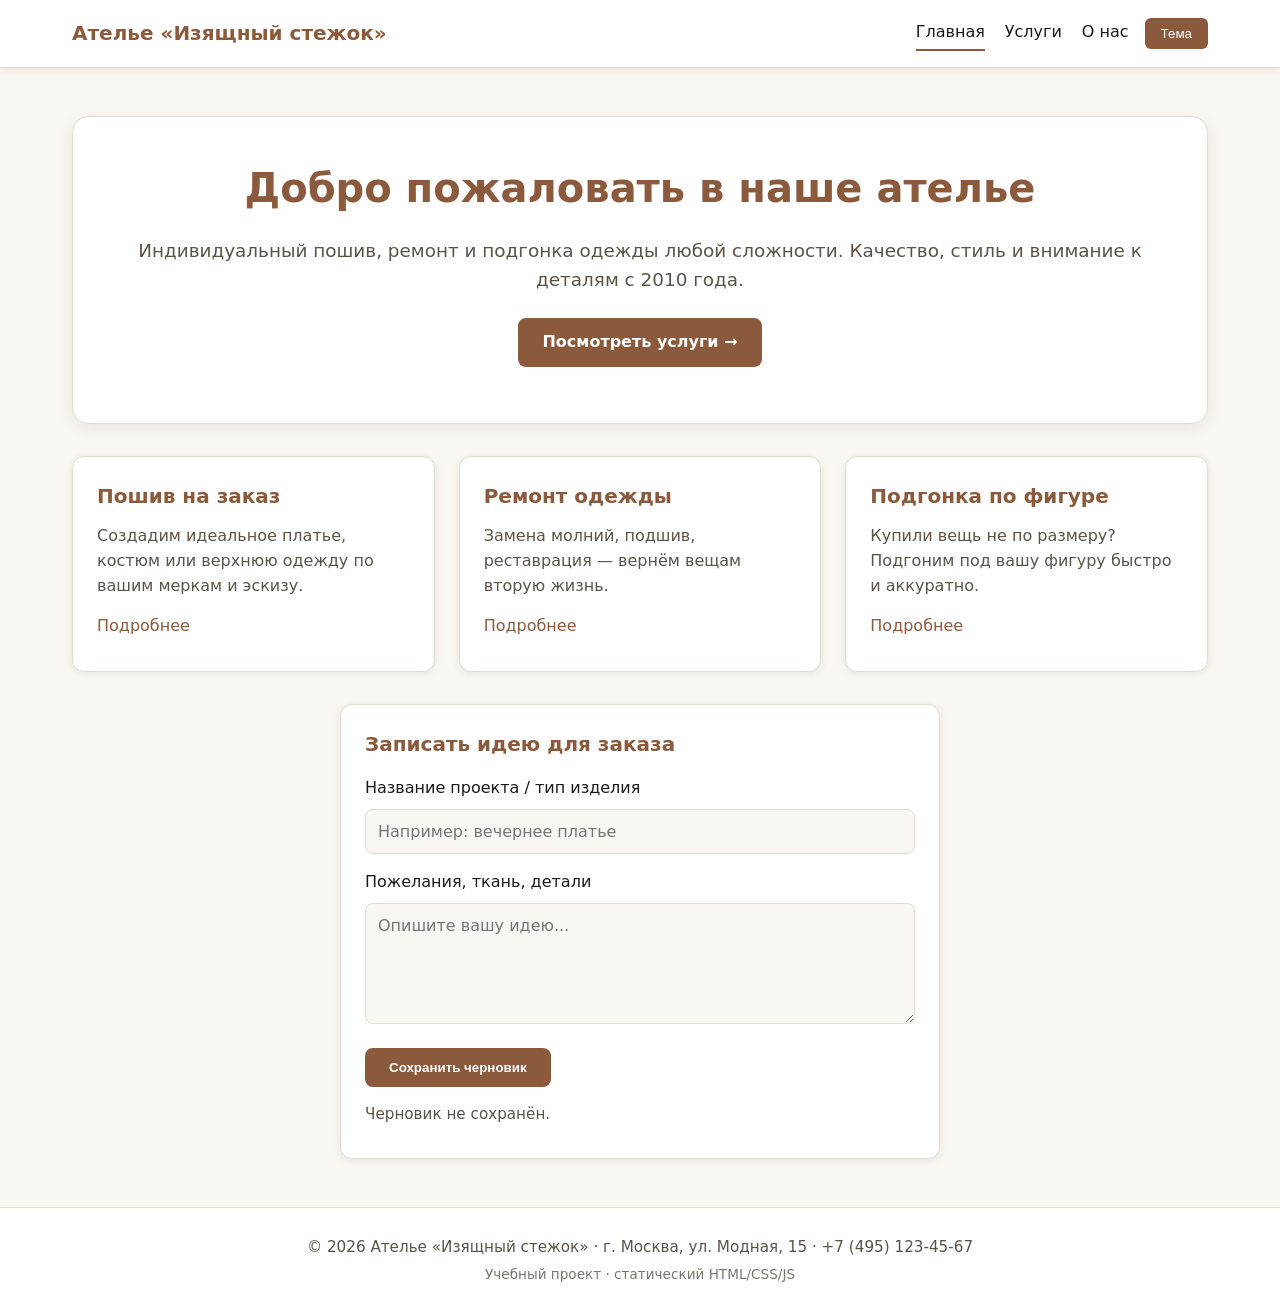
<file: index.html>
<!DOCTYPE html>
<html lang="ru">
  <head>
    <meta charset="UTF-8" />
    <meta name="viewport" content="width=device-width, initial-scale=1" />
    <title>Ателье «Изящный стежок» — главная</title>
    <link rel="stylesheet" href="css/styles.css" />
  </head>
  <body>
    <header class="site-header">
      <div class="site-header__inner">
        <div class="brand">Ателье «Изящный стежок»</div>
        <nav class="nav" aria-label="Основная навигация">
          <a href="index.html">Главная</a>
          <a href="services.html">Услуги</a>
          <a href="about.html">О нас</a>
        </nav>
        <div class="header-actions">
          <button type="button" class="theme-toggle" id="theme-toggle" aria-label="Переключить тему">
            Тема
          </button>
        </div>
      </div>
    </header>

    <main>
      <section class="hero">
        <h1>Добро пожаловать в наше ателье</h1>
        <p class="lead">
          Индивидуальный пошив, ремонт и подгонка одежды любой сложности. 
          Качество, стиль и внимание к деталям с 2010 года.
        </p>
        <p><a href="services.html" class="btn">Посмотреть услуги →</a></p>
      </section>

      <div class="card-grid">
        <article class="card">
          <h2>Пошив на заказ</h2>
          <p>Создадим идеальное платье, костюм или верхнюю одежду по вашим меркам и эскизу.</p>
          <p><a href="services.html#tailoring">Подробнее</a></p>
        </article>
        <article class="card">
          <h2>Ремонт одежды</h2>
          <p>Замена молний, подшив, реставрация — вернём вещам вторую жизнь.</p>
          <p><a href="services.html#repair">Подробнее</a></p>
        </article>
        <article class="card">
          <h2>Подгонка по фигуре</h2>
          <p>Купили вещь не по размеру? Подгоним под вашу фигуру быстро и аккуратно.</p>
          <p><a href="services.html#alterations">Подробнее</a></p>
        </article>
      </div>

      <section class="draft-section">
        <article class="card form-draft">
          <h2>Записать идею для заказа</h2>
          <form id="draft-form" novalidate>
            <label for="draft-title">Название проекта / тип изделия</label>
            <input id="draft-title" name="title" type="text" autocomplete="off" maxlength="120" placeholder="Например: вечернее платье" />
            
            <label for="draft-body">Пожелания, ткань, детали</label>
            <textarea id="draft-body" name="body" rows="5" maxlength="4000" placeholder="Опишите вашу идею..."></textarea>
            
            <button type="submit">Сохранить черновик</button>
            <p class="draft-status" id="draft-status" aria-live="polite"></p>
          </form>
        </article>
      </section>
    </main>

    <footer class="site-footer">
      <p>© 2026 Ателье «Изящный стежок» · г. Москва, ул. Модная, 15 · +7 (495) 123-45-67</p>
      <p class="footer-note">Учебный проект · статический HTML/CSS/JS</p>
    </footer>

    <script src="js/app.js" defer></script>
  </body>
</html>
</file>
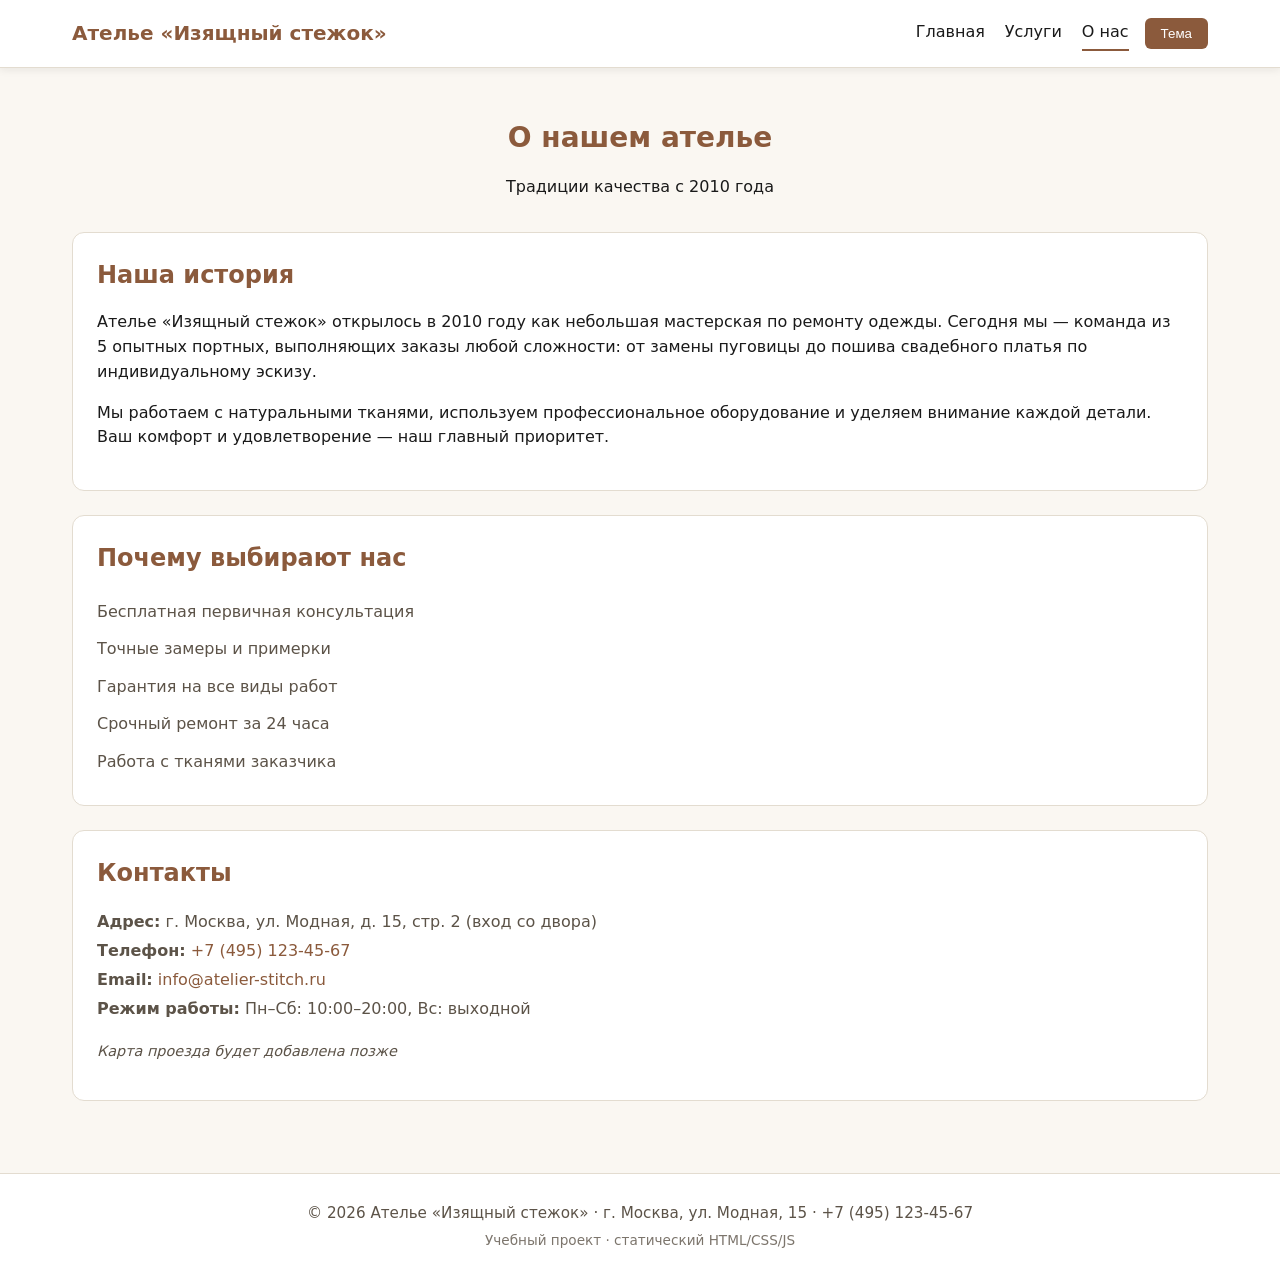
<file: about.html>
<!DOCTYPE html>
<html lang="ru">
  <head>
    <meta charset="UTF-8" />
    <meta name="viewport" content="width=device-width, initial-scale=1" />
    <title>О нас — Ателье «Изящный стежок»</title>
    <link rel="stylesheet" href="css/styles.css" />
  </head>
  <body>
    <header class="site-header">
      <div class="site-header__inner">
        <div class="brand">Ателье «Изящный стежок»</div>
        <nav class="nav" aria-label="Основная навигация">
          <a href="index.html">Главная</a>
          <a href="services.html">Услуги</a>
          <a href="about.html">О нас</a>
        </nav>
        <div class="header-actions">
          <button type="button" class="theme-toggle" id="theme-toggle" aria-label="Переключить тему">
            Тема
          </button>
        </div>
      </div>
    </header>

    <main>
      <section class="page-header">
        <h1>О нашем ателье</h1>
        <p>Традиции качества с 2010 года</p>
      </section>

      <article class="about-card">
        <h2>Наша история</h2>
        <p>
          Ателье «Изящный стежок» открылось в 2010 году как небольшая мастерская 
          по ремонту одежды. Сегодня мы — команда из 5 опытных портных, 
          выполняющих заказы любой сложности: от замены пуговицы до пошива 
          свадебного платья по индивидуальному эскизу.
        </p>
        <p>
          Мы работаем с натуральными тканями, используем профессиональное 
          оборудование и уделяем внимание каждой детали. Ваш комфорт и 
          удовлетворение — наш главный приоритет.
        </p>
      </article>

      <article class="about-card">
        <h2>Почему выбирают нас</h2>
        <ul class="features-list">
          <li>Бесплатная первичная консультация</li>
          <li>Точные замеры и примерки</li>
          <li>Гарантия на все виды работ</li>
          <li>Срочный ремонт за 24 часа</li>
          <li>Работа с тканями заказчика</li>
        </ul>
      </article>

      <article class="about-card" id="contact">
        <h2>Контакты</h2>
        <address>
          <strong>Адрес:</strong> г. Москва, ул. Модная, д. 15, стр. 2 (вход со двора)<br>
          <strong>Телефон:</strong> <a href="tel:+74951234567">+7 (495) 123-45-67</a><br>
          <strong>Email:</strong> <a href="mailto:info@atelier-stitch.ru">info@atelier-stitch.ru</a><br>
          <strong>Режим работы:</strong> Пн–Сб: 10:00–20:00, Вс: выходной
        </address>
        <p class="map-note">Карта проезда будет добавлена позже</p>
      </article>
    </main>

    <footer class="site-footer">
      <p>© 2026 Ателье «Изящный стежок» · г. Москва, ул. Модная, 15 · +7 (495) 123-45-67</p>
      <p class="footer-note">Учебный проект · статический HTML/CSS/JS</p>
    </footer>

    <script src="js/app.js" defer></script>
  </body>
</html>
</file>
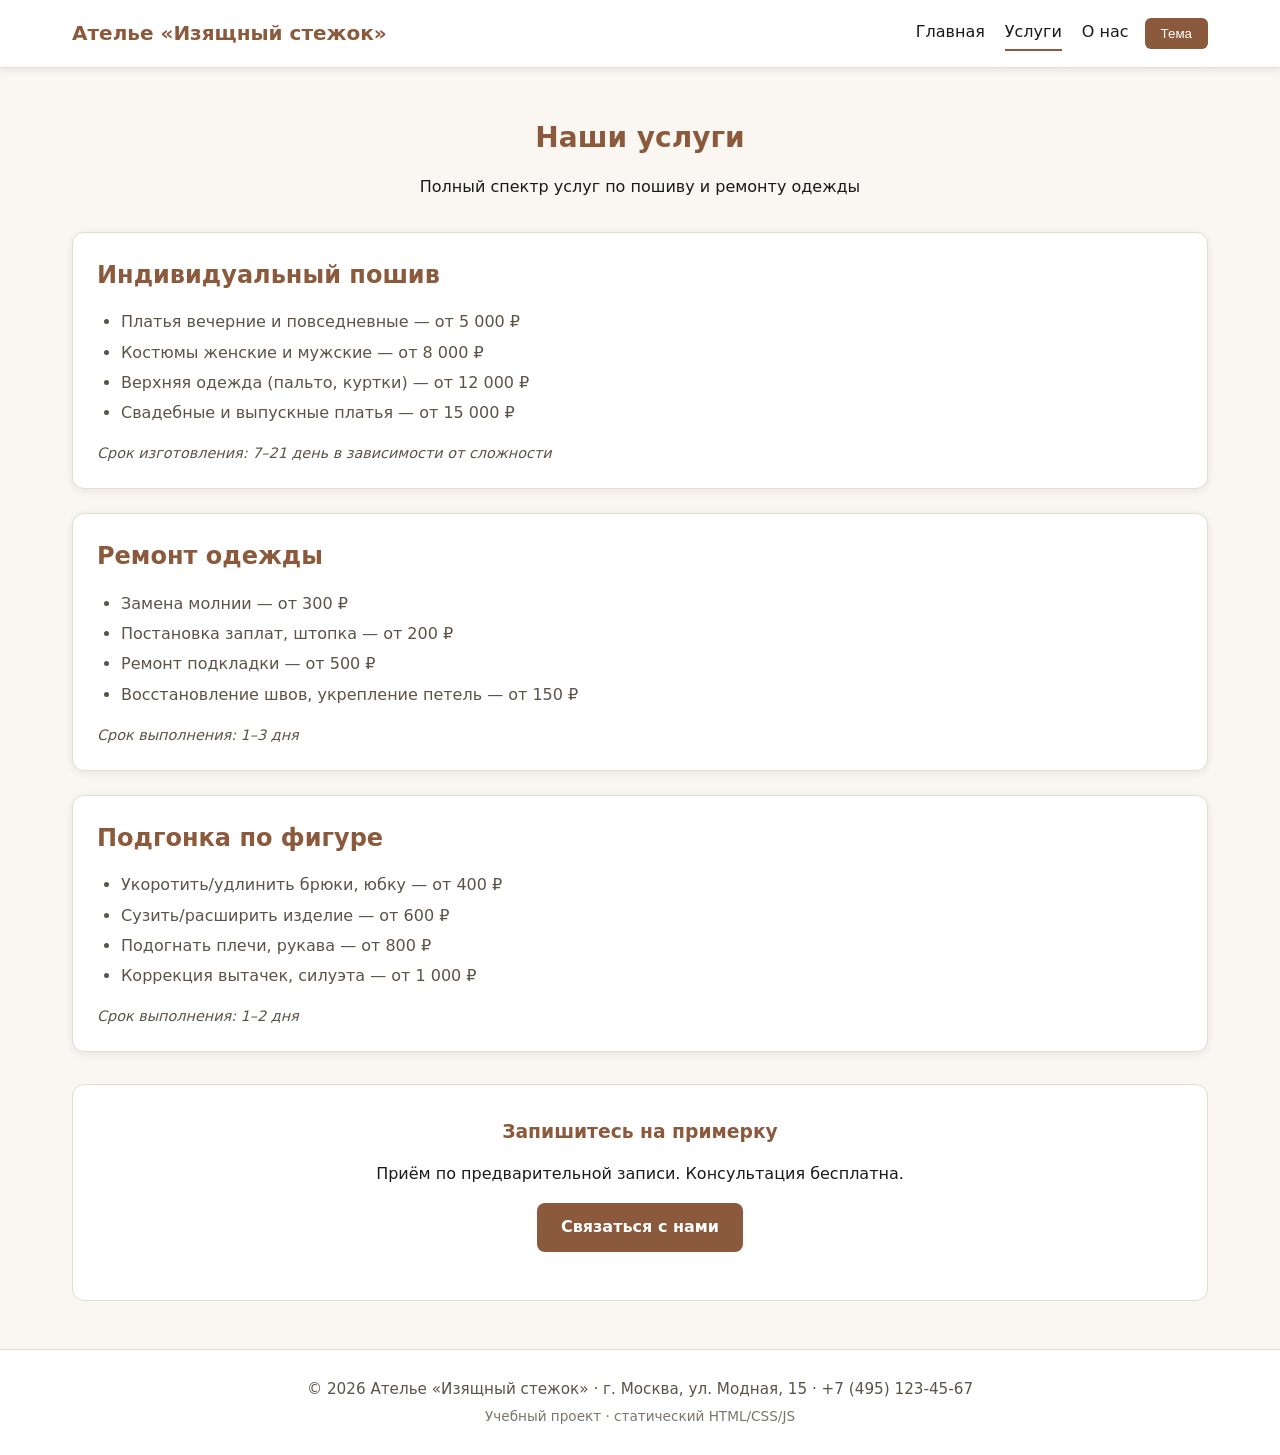
<file: services.html>
<!DOCTYPE html>
<html lang="ru">
  <head>
    <meta charset="UTF-8" />
    <meta name="viewport" content="width=device-width, initial-scale=1" />
    <title>Услуги — Ателье «Изящный стежок»</title>
    <link rel="stylesheet" href="css/styles.css" />
  </head>
  <body>
    <header class="site-header">
      <div class="site-header__inner">
        <div class="brand">Ателье «Изящный стежок»</div>
        <nav class="nav" aria-label="Основная навигация">
          <a href="index.html">Главная</a>
          <a href="services.html">Услуги</a>
          <a href="about.html">О нас</a>
        </nav>
        <div class="header-actions">
          <button type="button" class="theme-toggle" id="theme-toggle" aria-label="Переключить тему">
            Тема
          </button>
        </div>
      </div>
    </header>

    <main>
      <section class="page-header">
        <h1>Наши услуги</h1>
        <p>Полный спектр услуг по пошиву и ремонту одежды</p>
      </section>

      <article class="service-card" id="tailoring">
        <h2>Индивидуальный пошив</h2>
        <ul>
          <li>Платья вечерние и повседневные — от 5 000 ₽</li>
          <li>Костюмы женские и мужские — от 8 000 ₽</li>
          <li>Верхняя одежда (пальто, куртки) — от 12 000 ₽</li>
          <li>Свадебные и выпускные платья — от 15 000 ₽</li>
        </ul>
        <p class="service-note">Срок изготовления: 7–21 день в зависимости от сложности</p>
      </article>

      <article class="service-card" id="repair">
        <h2>Ремонт одежды</h2>
        <ul>
          <li>Замена молнии — от 300 ₽</li>
          <li>Постановка заплат, штопка — от 200 ₽</li>
          <li>Ремонт подкладки — от 500 ₽</li>
          <li>Восстановление швов, укрепление петель — от 150 ₽</li>
        </ul>
        <p class="service-note">Срок выполнения: 1–3 дня</p>
      </article>

      <article class="service-card" id="alterations">
        <h2>Подгонка по фигуре</h2>
        <ul>
          <li>Укоротить/удлинить брюки, юбку — от 400 ₽</li>
          <li>Сузить/расширить изделие — от 600 ₽</li>
          <li>Подогнать плечи, рукава — от 800 ₽</li>
          <li>Коррекция вытачек, силуэта — от 1 000 ₽</li>
        </ul>
        <p class="service-note">Срок выполнения: 1–2 дня</p>
      </article>

      <section class="cta-section">
        <h3>Запишитесь на примерку</h3>
        <p>Приём по предварительной записи. Консультация бесплатна.</p>
        <p><a href="about.html#contact" class="btn">Связаться с нами</a></p>
      </section>
    </main>

    <footer class="site-footer">
      <p>© 2026 Ателье «Изящный стежок» · г. Москва, ул. Модная, 15 · +7 (495) 123-45-67</p>
      <p class="footer-note">Учебный проект · статический HTML/CSS/JS</p>
    </footer>

    <script src="js/app.js" defer></script>
  </body>
</html>
</file>
<file: css/styles.css>
:root {
  --bg: #faf7f2;
  --surface: #ffffff;
  --text: #1a1a1a;
  --muted: #5c5348;
  --accent: #8b5a3c;
  --accent-soft: #c9a88a;
  --border: #e3dcd0;
  --shadow: rgba(26, 26, 26, 0.08);
  --success: #4a7c59;
}

[data-theme="dark"] {
  --bg: #141210;
  --surface: #1f1c18;
  --text: #f4efe8;
  --muted: #b8aa9a;
  --accent: #d4a574;
  --accent-soft: #8f6b4a;
  --border: #3a342c;
  --shadow: rgba(0, 0, 0, 0.35);
  --success: #6fb37a;
}

* {
  box-sizing: border-box;
}

body {
  margin: 0;
  font-family: "Segoe UI", system-ui, -apple-system, sans-serif;
  background: var(--bg);
  color: var(--text);
  line-height: 1.55;
  min-height: 100vh;
  display: flex;
  flex-direction: column;
  transition: background-color 0.3s, color 0.3s;
}

a {
  color: var(--accent);
  text-decoration: none;
  transition: color 0.2s;
}

a:hover {
  color: var(--accent-soft);
  text-decoration: underline;
}


.site-header {
  background: var(--surface);
  border-bottom: 1px solid var(--border);
  position: sticky;
  top: 0;
  z-index: 100;
  box-shadow: 0 2px 8px var(--shadow);
}

.site-header__inner {
  max-width: 1200px;
  margin: 0 auto;
  padding: 1rem 1.25rem;
  display: flex;
  align-items: center;
  gap: 1rem;
  flex-wrap: wrap;
}

.brand {
  font-weight: 700;
  font-size: 1.25rem;
  color: var(--accent);
  flex: 1;
  min-width: 200px;
}

.nav {
  display: flex;
  gap: 1.25rem;
  flex-wrap: wrap;
}

.nav a {
  color: var(--text);
  font-weight: 500;
  padding: 0.25rem 0;
  border-bottom: 2px solid transparent;
}

.nav a:hover,
.nav a[aria-current="page"] {
  border-bottom-color: var(--accent);
  text-decoration: none;
}

.header-actions .theme-toggle {
  background: var(--accent);
  color: #fff;
  border: none;
  padding: 0.5rem 1rem;
  border-radius: 6px;
  cursor: pointer;
  font-weight: 500;
  transition: background 0.2s;
}

.header-actions .theme-toggle:hover {
  background: var(--accent-soft);
}


main {
  flex: 1;
  max-width: 1200px;
  margin: 0 auto;
  padding: 2rem 1.25rem;
  width: 100%;
}

.hero {
  background: var(--surface);
  border: 1px solid var(--border);
  border-radius: 16px;
  padding: 2.5rem;
  margin-bottom: 2rem;
  text-align: center;
  box-shadow: 0 4px 16px var(--shadow);
}

.hero h1 {
  margin: 0 0 1rem;
  font-size: 2rem;
  color: var(--accent);
}

.hero .lead {
  font-size: 1.15rem;
  color: var(--muted);
  margin-bottom: 1.5rem;
}

.btn {
  display: inline-block;
  background: var(--accent);
  color: #fff;
  padding: 0.75rem 1.5rem;
  border-radius: 8px;
  font-weight: 600;
  text-decoration: none;
  transition: background 0.2s;
}

.btn:hover {
  background: var(--accent-soft);
  text-decoration: none;
}


.card-grid {
  display: grid;
  gap: 1.5rem;
  margin-bottom: 2rem;
}

.card {
  background: var(--surface);
  border: 1px solid var(--border);
  border-radius: 12px;
  padding: 1.5rem;
  box-shadow: 0 2px 8px var(--shadow);
}

.card h2 {
  margin: 0 0 0.75rem;
  font-size: 1.25rem;
  color: var(--accent);
}

.card p {
  margin: 0.5rem 0;
  color: var(--muted);
}

.card p:last-child {
  margin-top: 1rem;
}


.page-header {
  text-align: center;
  margin-bottom: 2rem;
}

.page-header h1 {
  margin: 0 0 0.5rem;
  font-size: 1.75rem;
  color: var(--accent);
}

.service-card {
  background: var(--surface);
  border: 1px solid var(--border);
  border-radius: 12px;
  padding: 1.5rem;
  margin-bottom: 1.5rem;
  box-shadow: 0 2px 8px var(--shadow);
}

.service-card h2 {
  margin: 0 0 1rem;
  color: var(--accent);
}

.service-card ul {
  margin: 0 0 1rem;
  padding-left: 1.5rem;
  color: var(--muted);
}

.service-card li {
  margin: 0.35rem 0;
}

.service-note {
  font-size: 0.9rem;
  color: var(--muted);
  font-style: italic;
  margin: 0;
}

.cta-section {
  text-align: center;
  background: var(--surface);
  border: 1px solid var(--border);
  border-radius: 12px;
  padding: 2rem;
  margin-top: 2rem;
}

.cta-section h3 {
  margin: 0 0 0.5rem;
  color: var(--accent);
}


.about-card {
  background: var(--surface);
  border: 1px solid var(--border);
  border-radius: 12px;
  padding: 1.5rem;
  margin-bottom: 1.5rem;
}

.about-card h2 {
  margin: 0 0 1rem;
  color: var(--accent);
}

.features-list {
  list-style: none;
  padding: 0;
  margin: 0;
}

.features-list li {
  padding: 0.4rem 0;
  color: var(--muted);
}

address {
  font-style: normal;
  line-height: 1.8;
  color: var(--muted);
}

address a {
  color: var(--accent);
}

.map-note {
  margin-top: 1rem;
  font-size: 0.9rem;
  color: var(--muted);
  font-style: italic;
}


.form-draft {
  max-width: 600px;
  margin: 0 auto;
}

.form-draft label {
  display: block;
  margin: 1rem 0 0.5rem;
  font-weight: 500;
  color: var(--text);
}

.form-draft input,
.form-draft textarea {
  width: 100%;
  padding: 0.75rem;
  border: 1px solid var(--border);
  border-radius: 8px;
  background: var(--bg);
  color: var(--text);
  font-family: inherit;
  font-size: 1rem;
  transition: border-color 0.2s;
}

.form-draft input:focus,
.form-draft textarea:focus {
  outline: none;
  border-color: var(--accent);
}

.form-draft button {
  margin-top: 1rem;
  background: var(--accent);
  color: #fff;
  border: none;
  padding: 0.75rem 1.5rem;
  border-radius: 8px;
  font-weight: 600;
  cursor: pointer;
  transition: background 0.2s;
}

.form-draft button:hover {
  background: var(--accent-soft);
}

.draft-status {
  margin-top: 0.75rem;
  font-size: 0.95rem;
  color: var(--success);
  min-height: 1.2em;
}


.site-footer {
  background: var(--surface);
  border-top: 1px solid var(--border);
  padding: 1.5rem 1.25rem;
  text-align: center;
  color: var(--muted);
  font-size: 0.95rem;
}

.site-footer p {
  margin: 0.25rem 0;
}

.footer-note {
  font-size: 0.85rem;
  opacity: 0.8;
}


@media (min-width: 640px) {
  .card-grid {
    grid-template-columns: repeat(2, 1fr);
  }
  
  .hero h1 {
    font-size: 2.5rem;
  }
}

@media (min-width: 1024px) {
  .card-grid {
    grid-template-columns: repeat(3, 1fr);
  }
  
  .site-header__inner {
    padding: 1rem 2rem;
  }
  
  main {
    padding: 3rem 2rem;
  }
}


@media (orientation: landscape) and (max-height: 500px) {
  .hero {
    padding: 1.25rem;
    margin-bottom: 1rem;
  }
  
  .hero h1 {
    font-size: 1.5rem;
  }
  
  .hero .lead {
    font-size: 1rem;
  }
  
  .site-header__inner {
    padding: 0.5rem 1rem;
  }
  
  .nav {
    gap: 0.75rem;
  }
  
  .brand {
    font-size: 1.1rem;
  }
}

@media (orientation: portrait) {
  .hero {
    border-radius: 12px;
  }
  
  .nav {
    width: 100%;
    justify-content: flex-start;
    flex-wrap: wrap;
  }
  
  .card-grid {
    grid-template-columns: 1fr !important;
  }
  
  .form-draft {
    margin: 0;
  }
}


@media (prefers-reduced-motion: reduce) {
  * {
    transition: none !important;
    animation: none !important;
  }
}

:focus-visible {
  outline: 2px solid var(--accent);
  outline-offset: 2px;
}
</file>
